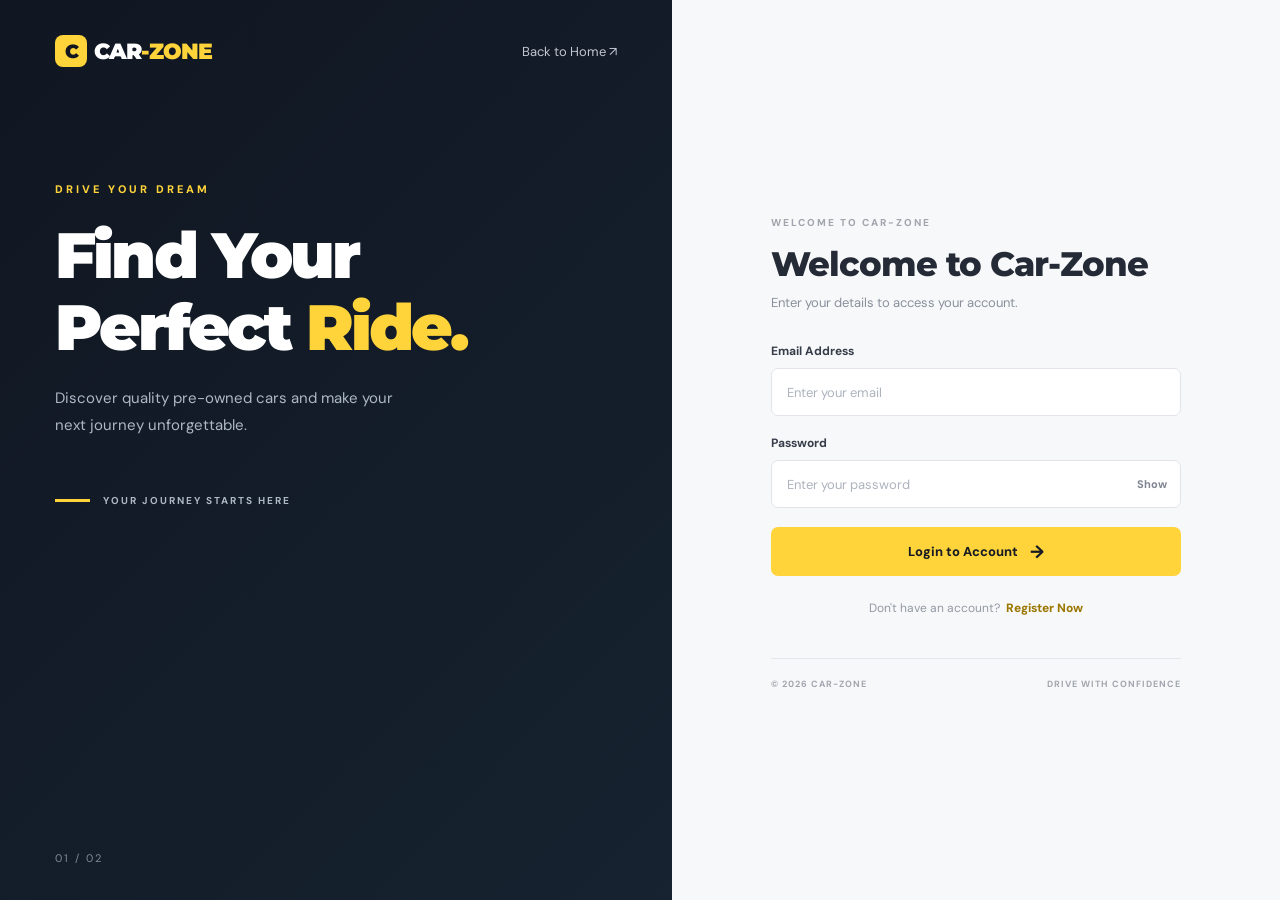
<file: login.html>
<!DOCTYPE html>
<html lang="en">
<head>
    <meta charset="UTF-8">
    <meta name="viewport" content="width=device-width, initial-scale=1.0">
    <title>Login | CAR-ZONE</title>
    <link rel="stylesheet" href="css/login.css">
</head>
<body>

    <main class="auth-wrapper">

        <!-- Left visual section -->
        <section class="visual-section">

            <div class="visual-overlay"></div>

            <nav class="brand-nav">
                <a href="index.html" class="brand">
                    <span class="brand-icon">C</span>
                    CAR<span>-ZONE</span>
                </a>

                <a href="index.html" class="back-home">
                    Back to Home ↗
                </a>
            </nav>

            <div class="visual-content">
                <span class="eyebrow">DRIVE YOUR DREAM</span>

                <h1>
                    Find Your<br>
                    Perfect <span>Ride.</span>
                </h1>

                <p>
                    Discover quality pre-owned cars and make your
                    next journey unforgettable.
                </p>

                <div class="visual-bottom">
                    <span class="yellow-line"></span>
                    YOUR JOURNEY STARTS HERE
                </div>
            </div>

            

            <span class="visual-number">01 / 02</span>

        </section>


        <!-- Right form section -->
        <section class="form-section">

            <div class="auth-container">

                <div class="mobile-brand">
                    <a href="index.html" class="brand">
                        <span class="brand-icon">C</span>
                        CAR<span>-ZONE</span>
                    </a>
                </div>

                <div class="form-heading">

                    <span class="form-label">WELCOME TO CAR-ZONE</span>

                    <h2 id="formTitle">Welcome to Car-Zone</h2>

                    <p id="formSubtitle">
                        Enter your details to access your account.
                    </p>

                </div>


                <!-- Login form -->
                <form id="loginForm">

                    <div class="form-group">
                        <label for="loginEmail">Email Address</label>

                        <input
                            type="email"
                            id="loginEmail"
                            placeholder="Enter your email"
                            required
                        >
                    </div>

                    <div class="form-group">
                        <label for="loginPassword">Password</label>

                        <div class="password-wrapper">
                            <input
                                type="password"
                                id="loginPassword"
                                placeholder="Enter your password"
                                required
                            >

                            <button
                                type="button"
                                class="toggle-password"
                                data-target="loginPassword">
                                Show
                            </button>
                        </div>
                    </div>

                    <button type="submit" class="submit-btn">
                        Login to Account <span>→</span>
                    </button>

                </form>


                <!-- Register form -->
                <form id="registerForm" class="hidden">

                    <div class="form-group">
                        <label for="registerName">Full Name</label>

                        <input
                            type="text"
                            id="registerName"
                            placeholder="Enter your full name"
                            required
                        >
                    </div>

                    <div class="form-group">
                        <label for="registerEmail">Email Address</label>

                        <input
                            type="email"
                            id="registerEmail"
                            placeholder="Enter your email"
                            required
                        >
                    </div>

                    <div class="form-group">
                        <label for="registerPassword">Password</label>

                        <div class="password-wrapper">
                            <input
                                type="password"
                                id="registerPassword"
                                placeholder="Create a password"
                                required
                            >

                            <button
                                type="button"
                                class="toggle-password"
                                data-target="registerPassword">
                                Show
                            </button>
                        </div>
                    </div>

                    <div class="form-group">
                        <label for="confirmPassword">Confirm Password</label>

                        <div class="password-wrapper">
                            <input
                                type="password"
                                id="confirmPassword"
                                placeholder="Confirm your password"
                                required
                            >

                            <button
                                type="button"
                                class="toggle-password"
                                data-target="confirmPassword">
                                Show
                            </button>
                        </div>
                    </div>

                    <button type="submit" class="submit-btn">
                        Create Account <span>→</span>
                    </button>

                </form>


                <p id="authMessage" class="message"></p>


                <!-- Only Login/Register switch -->
                <p class="switch-text" id="switchText">
                    Don't have an account?
                    <button type="button" id="switchButton">
                        Register Now
                    </button>
                </p>


                <footer class="form-footer">
                    <span>© 2026 CAR-ZONE</span>
                    <span>DRIVE WITH CONFIDENCE</span>
                </footer>

            </div>

        </section>

    </main>

    <script src="js/login.js"></script>

</body>
</html>
</file>
<file: css/login.css>
@import url('https://fonts.googleapis.com/css2?family=DM+Sans:wght@400;500;600;700;800&family=Montserrat:wght@500;600;700;800;900&display=swap');

:root {
    --dark: #10151f;
    --dark-light: #171f2d;
    --yellow: #ffd43b;
    --white: #ffffff;
    --text: #252b36;
    --muted: #89909c;
}

* {
    margin: 0;
    padding: 0;
    box-sizing: border-box;
}

body {
    font-family: 'DM Sans', sans-serif;
    background: var(--dark);
    min-height: 100vh;
}

a {
    text-decoration: none;
}

button,
input {
    font: inherit;
}

.auth-wrapper {
    min-height: 100vh;
    display: grid;
    grid-template-columns: 1.05fr 0.95fr;
}

/* LEFT VISUAL SECTION */

.visual-section {
    position: relative;
    min-height: 100vh;
    overflow: hidden;
  background:
    linear-gradient(
        135deg,
        rgba(16, 23, 34, 0.88),
        rgba(26, 41, 57, 0.78)
    ),
    url('https://images.unsplash.com/photo-1533473359331-0135ef1b58bf?w=1200&auto=format&fit=crop')
    center / cover no-repeat;
    color: white;
    padding: 35px 55px;
    display: flex;
    flex-direction: column;
}

.visual-overlay {
    position: absolute;
    inset: 0;
    background: linear-gradient(
        135deg,
        rgba(16, 23, 34, 0.35),
        rgba(16, 23, 34, 0.15)
    );
    z-index: 1;
    pointer-events: none;
}

.brand-nav {
    display: flex;
    align-items: center;
    justify-content: space-between;
    position: relative;
    z-index: 3;
}

.brand {
    display: inline-flex;
    align-items: center;
    gap: 7px;
    color: white;
    font-family: 'Montserrat', sans-serif;
    font-weight: 900;
    font-size: 22px;
    letter-spacing: -1px;
}

.brand > span:last-child {
    color: var(--yellow);
    margin-left: -7px;
}

.brand-icon {
    background: var(--yellow);
    color: var(--dark);
    width: 32px;
    height: 32px;
    display: grid;
    place-items: center;
    border-radius: 8px;
    font-size: 19px;
}

.back-home {
    color: #c2c8d1;
    font-size: 13px;
    transition: 0.3s;
}

.back-home:hover {
    color: var(--yellow);
}

.visual-content {
    position: relative;
    z-index: 2;
    margin-top: 110px;
    max-width: 460px;
}

.eyebrow {
    color: var(--yellow);
    font-size: 11px;
    font-weight: 800;
    letter-spacing: 3px;
}

.visual-content h1 {
    font-family: 'Montserrat', sans-serif;
    font-size: clamp(42px, 5vw, 68px);
    line-height: 1.12;
    margin: 22px 0;
    font-weight: 900;
    letter-spacing: -3px;
}

.visual-content h1 span {
    color: var(--yellow);
}

.visual-content p {
    color: #aeb8c6;
    font-size: 15px;
    line-height: 1.8;
    max-width: 340px;
}

.visual-bottom {
    display: flex;
    align-items: center;
    gap: 13px;
    margin-top: 55px;
    color: #aeb8c6;
    font-size: 10px;
    letter-spacing: 2px;
    font-weight: 700;
}

.yellow-line {
    width: 35px;
    height: 3px;
    background: var(--yellow);
}


.visual-number {
    position: absolute;
    bottom: 35px;
    left: 55px;
    color: #7e8998;
    font-size: 11px;
    letter-spacing: 2px;
    z-index: 2;
}

/* RIGHT FORM SECTION */

.form-section {
    background: #f7f8fa;
    min-height: 100vh;
    display: flex;
    justify-content: center;
    align-items: center;
    padding: 45px 35px;
}

.auth-container {
    width: 100%;
    max-width: 410px;
}

.form-heading {
    margin-bottom: 30px;
}

.form-label {
    font-size: 10px;
    font-weight: 800;
    color: #a1a6ae;
    letter-spacing: 2px;
}

.form-heading h2 {
    font-family: 'Montserrat', sans-serif;
    font-size: 34px;
    color: var(--text);
    font-weight: 800;
    margin: 12px 0 8px;
    letter-spacing: -1px;
}

.form-heading p {
    font-size: 13px;
    color: var(--muted);
    line-height: 1.6;
}

/* FORM */

.form-group {
    margin-bottom: 19px;
}

.form-group label {
    display: block;
    color: #363d49;
    font-size: 12px;
    font-weight: 700;
    margin-bottom: 9px;
}

.form-group input {
    width: 100%;
    height: 48px;
    padding: 0 15px;
    border: 1px solid #e1e4e9;
    border-radius: 7px;
    background: white;
    color: var(--text);
    outline: none;
    font-size: 13px;
    transition: 0.25s;
}

.form-group input::placeholder {
    color: #adb3bd;
}

.form-group input:focus {
    border-color: #d5ad17;
    box-shadow: 0 0 0 3px rgba(255, 212, 59, 0.17);
}

.password-wrapper {
    position: relative;
}

.password-wrapper input {
    padding-right: 65px;
}

.toggle-password {
    position: absolute;
    right: 14px;
    top: 50%;
    transform: translateY(-50%);
    border: none;
    background: transparent;
    color: #7e8490;
    font-size: 11px;
    font-weight: 700;
    cursor: pointer;
}

.toggle-password:hover {
    color: #a17c00;
}

.submit-btn {
    width: 100%;
    height: 49px;
    border: none;
    border-radius: 7px;
    background: var(--yellow);
    color: #171b23;
    font-size: 13px;
    font-weight: 800;
    cursor: pointer;
    margin-top: 8px;
    display: flex;
    align-items: center;
    justify-content: center;
    gap: 12px;
    transition: 0.3s;
}

.submit-btn span {
    font-size: 18px;
    transition: 0.3s;
}

.submit-btn:hover {
    background: #f2c322;
    transform: translateY(-2px);
    box-shadow: 0 7px 18px rgba(190, 151, 16, 0.2);
}

.submit-btn:hover span {
    transform: translateX(4px);
}

.switch-text {
    margin-top: 24px;
    text-align: center;
    color: #9298a2;
    font-size: 12px;
}

.switch-text button {
    border: none;
    background: none;
    color: #9c7800;
    font-weight: 800;
    cursor: pointer;
    margin-left: 3px;
}

.switch-text button:hover {
    text-decoration: underline;
}

.hidden {
    display: none !important;
}

.message {
    margin-top: 15px;
    font-size: 12px;
    text-align: center;
}

.form-footer {
    border-top: 1px solid #e5e7eb;
    margin-top: 42px;
    padding-top: 19px;
    display: flex;
    justify-content: space-between;
    gap: 10px;
    color: #a1a6ae;
    font-size: 9px;
    font-weight: 700;
    letter-spacing: 1px;
}

/* MOBILE BRAND */

.mobile-brand {
    display: none;
}

/* RESPONSIVE DESIGN */

@media (max-width: 900px) {
    .auth-wrapper {
        grid-template-columns: 0.9fr 1.1fr;
    }

    .visual-section {
        padding: 30px;
    }

    .visual-content {
        margin-top: 100px;
    }

    .visual-content h1 {
        font-size: 49px;
    }

    .visual-number {
        left: 30px;
    }

    .form-section {
        padding: 35px 25px;
    }
}

@media (max-width: 650px) {
    .auth-wrapper {
        display: block;
    }

    .visual-section {
        display: none;
    }

    .form-section {
        min-height: 100vh;
        padding: 25px 22px;
        align-items: flex-start;
    }

    .mobile-brand {
        display: block;
        margin-bottom: 55px;
    }

    .mobile-brand .brand {
        color: var(--dark);
    }

    .auth-container {
        max-width: 440px;
        margin: 0 auto;
    }

    .form-heading h2 {
        font-size: 30px;
    }

    .form-footer {
        margin-top: 35px;
    }
}

@media (max-width: 380px) {
    .form-section {
        padding: 22px 16px;
    }

    .form-heading h2 {
        font-size: 27px;
    }

    .form-footer {
        font-size: 8px;
    }
}
</file>
<file: css/sell.css>
:root {
    --navy: #102b46;
    --navy-dark: #091b2d;
    --navy-medium: #193d5c;
    --orange: #ff8a24;
    --orange-dark: #eb7410;
    --page-bg: #f3f6fa;
    --white: #ffffff;
    --text: #172b3d;
    --muted: #68798b;
    --border: #e2e8f0;
    --shadow: 0 8px 28px rgba(16, 43, 70, 0.08);
}

* {
    margin: 0;
    padding: 0;
    box-sizing: border-box;
    font-family: Inter, "Segoe UI", Arial, sans-serif;
}

body {
    background: var(--page-bg);
    color: var(--text);
    font-size: 15px;
    line-height: 1.6;
}

/* NAVBAR */

.navbar {
    width: 100%;
    min-height: 82px;
    padding: 0 6.5%;
    display: flex;
    justify-content: space-between;
    align-items: center;
    gap: 25px;

    background: var(--white);
    border-bottom: 1px solid rgba(16, 43, 70, 0.08);
}

.logo {
    color: var(--navy);
    font-size: 27px;
    font-weight: 850;
    letter-spacing: -1.5px;
    text-decoration: none;
    flex-shrink: 0;
}

.logo span {
    color: var(--orange);
}

nav {
    display: flex;
    align-items: center;
    gap: 35px;
}

nav a {
    position: relative;
    padding: 10px 0;
    color: #58687a;
    font-size: 14px;
    font-weight: 600;
    text-decoration: none;
    transition: color 0.2s ease;
}

nav a:hover,
nav a.active {
    color: var(--navy);
}

nav a.active::after {
    content: "";
    position: absolute;
    height: 3px;
    width: 20px;
    bottom: 1px;
    left: 0;
    background: var(--orange);
    border-radius: 10px;
}

/* PAGE HEADING */

.sell-heading {
    padding: 48px 20px;
    text-align: center;
    color: var(--white);

    background:
        radial-gradient(
            ellipse at 10% 0%,
            rgba(39, 83, 119, 0.45),
            transparent 50%
        ),
        linear-gradient(120deg, var(--navy-dark), var(--navy));
}

.sell-heading h1 {
    margin-bottom: 10px;
    font-size: clamp(27px, 4vw, 38px);
    font-weight: 850;
    letter-spacing: -1px;
}

.sell-heading p {
    color: #d0dce8;
    font-size: 15px;
}

/* FORM CONTAINER */

.sell-container {
    width: 87%;
    max-width: 1050px;
    margin: 42px auto;
    padding: 38px 42px;

    background: var(--white);
    border: 1px solid var(--border);
    border-radius: 14px;
    box-shadow: var(--shadow);
}

.form-heading {
    padding-bottom: 24px;
    border-bottom: 1px solid var(--border);
}

.form-heading h2 {
    margin-bottom: 6px;
    color: var(--navy);
    font-size: 24px;
    font-weight: 850;
}

.form-heading p {
    color: var(--muted);
    font-size: 13px;
}

/* SECTION TITLES */

.section-title {
    margin: 32px 0 20px;
    padding-bottom: 11px;

    color: var(--navy);
    font-size: 17px;
    font-weight: 800;

    border-bottom: 1px solid var(--border);
    position: relative;
}

.section-title::after {
    content: "";
    position: absolute;
    width: 42px;
    height: 3px;
    bottom: -1px;
    left: 0;

    background: var(--orange);
    border-radius: 5px;
}

/* FORM GRID */

.form-grid {
    display: grid;
    grid-template-columns: repeat(2, minmax(0, 1fr));
    gap: 20px 24px;
}

.form-group {
    min-width: 0;
    display: flex;
    flex-direction: column;
    gap: 8px;
    margin-bottom: 17px;
}

.form-group label {
    color: var(--navy);
    font-size: 13px;
    font-weight: 700;
}

.form-group input,
.form-group select,
.form-group textarea {
    width: 100%;
    min-height: 46px;
    padding: 11px 13px;

    color: var(--text);
    background: #ffffff;
    border: 1px solid #d8e0e9;
    border-radius: 7px;

    font-size: 13px;
    outline: none;

    transition:
        border-color 0.2s ease,
        box-shadow 0.2s ease;
}

.form-group input::placeholder,
.form-group textarea::placeholder {
    color: #9aa7b5;
}

.form-group input:focus,
.form-group select:focus,
.form-group textarea:focus {
    border-color: var(--orange);
    box-shadow: 0 0 0 3px rgba(255, 138, 36, 0.12);
}

.form-group textarea {
    min-height: 120px;
    resize: vertical;
}

.form-group input[type="file"] {
    padding: 10px;
    background: #f8fafc;
    cursor: pointer;
}

.form-group input[type="file"]::file-selector-button {
    padding: 8px 13px;
    margin-right: 12px;

    background: var(--navy);
    color: white;
    border: none;
    border-radius: 5px;

    font-size: 12px;
    font-weight: 700;
    cursor: pointer;
}

.form-group small {
    color: var(--muted);
    font-size: 11px;
}

.full-width {
    width: 100%;
}

/* SUBMIT SECTION */

.submit-section {
    margin-top: 28px;
    padding-top: 24px;
    text-align: center;
    border-top: 1px solid var(--border);
}

.submit-section button {
    min-height: 49px;
    padding: 0 32px;

    background: var(--orange);
    color: var(--navy-dark);
    border: 1px solid var(--orange);
    border-radius: 8px;

    font-size: 14px;
    font-weight: 850;
    cursor: pointer;

    transition: 0.2s ease;
}

.submit-section button:hover {
    background: #ffa044;
    transform: translateY(-2px);
    box-shadow: 0 6px 16px rgba(255, 138, 36, 0.2);
}

.submit-section p {
    margin-top: 12px;
    color: var(--muted);
    font-size: 11px;
}

/* FOOTER */

footer {
    margin-top: 55px;
    padding: 23px 15px;

    background: var(--navy-dark);
    color: #c0cedb;
    text-align: center;
    font-size: 11px;
}

/* TABLET */

@media (max-width: 800px) {
    .navbar {
        padding: 17px 5%;
        flex-wrap: wrap;
        gap: 12px;
    }

    nav {
        gap: 23px;
    }

    .sell-container {
        width: 92%;
        padding: 30px;
    }
}

/* MOBILE */

@media (max-width: 600px) {
    .navbar {
        flex-direction: column;
        gap: 12px;
    }

    .logo {
        font-size: 24px;
    }

    nav {
        width: 100%;
        justify-content: center;
        flex-wrap: wrap;
        gap: 12px 22px;
    }

    nav a {
        font-size: 12px;
    }

    .sell-heading {
        padding: 38px 18px;
    }

    .sell-heading h1 {
        font-size: 27px;
    }

    .sell-heading p {
        font-size: 13px;
    }

    .sell-container {
        width: 92%;
        margin: 25px auto;
        padding: 22px 18px;
    }

    .form-heading h2 {
        font-size: 21px;
    }

    .form-grid {
        grid-template-columns: 1fr;
        gap: 0;
    }

    .section-title {
        margin-top: 27px;
        font-size: 16px;
    }

    .submit-section button {
        width: 100%;
    }
}
</file>
